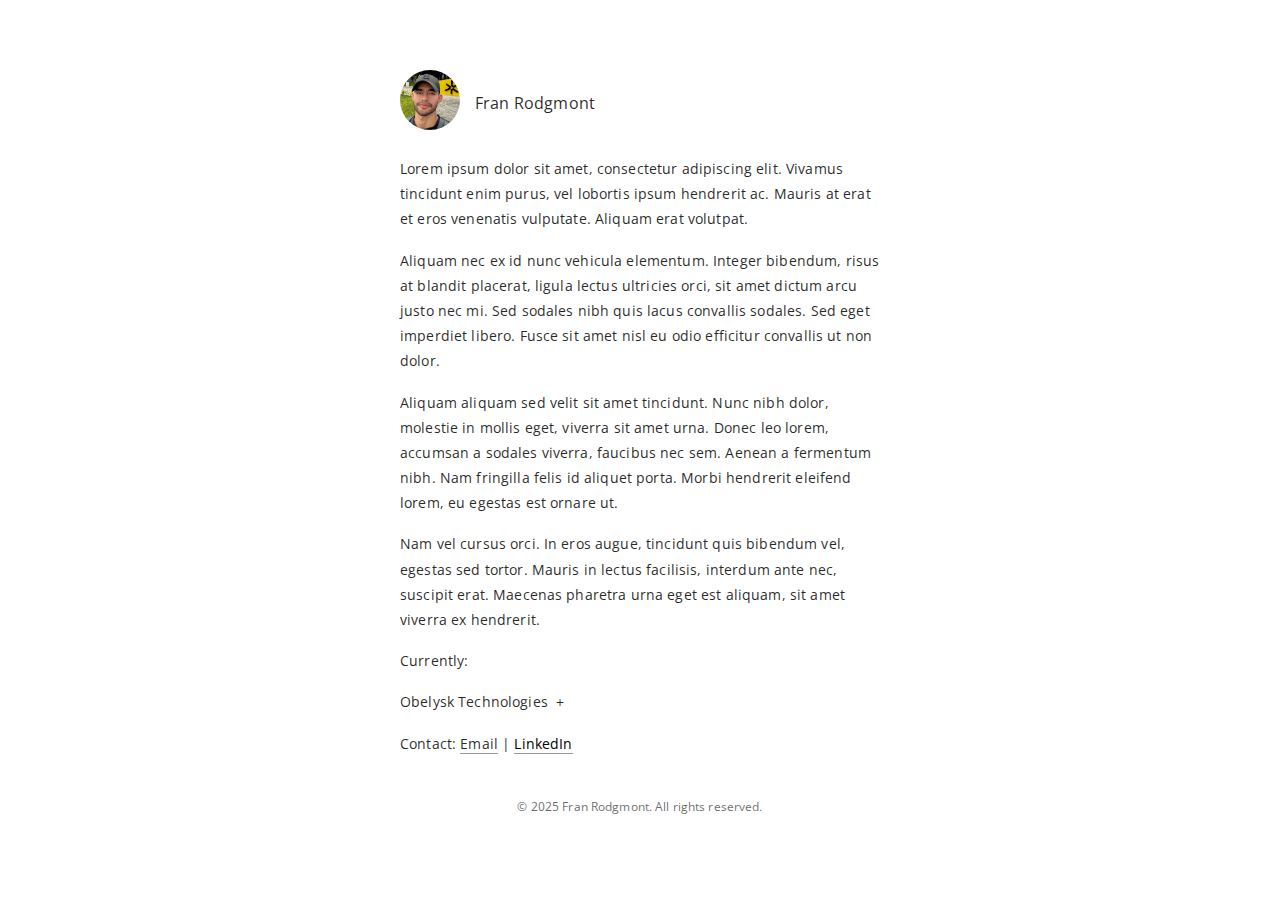
<file: index.html>
<!DOCTYPE html>
<html lang="en">
<html lang="es">

<head>
    <meta charset="UTF-8">
    <meta name="keywords" content="Fran Rodgmont, Fran, Rodgmont, Frank Rodgmont, Franrodgmont, Frankrodgmont">
    <meta name="description" content="Fran Rodgmont is an entrepreneur focused on building technology companies with global impact.">
    <meta name="viewport" content="width=device-width, initial-scale=1.0">
    <link rel="preconnect" href="https://fonts.googleapis.com">
    <link rel="preconnect" href="https://fonts.gstatic.com" crossorigin>
    <link href="https://fonts.googleapis.com/css2?family=Open+Sans:ital,wght@0,300..800;1,300..800&display=swap"
        rel="stylesheet">
    <link rel="stylesheet" href="style/style.css">
    <title>Fran Rodgmont</title>
    <link rel="shortcut icon" type="image/ppg" href="/files/icon.png" />
</head>
<body>
    <div class="container">
        <div class="header">
            <div style="position: relative;" oncontextmenu="return false;">
                <img src="/files/profile.png" alt="Fran Rodgmont" class="profile-photo" draggable="false">
                <div style="position: absolute; top: 0; left: 0; width: 100%; height: 100%;"></div>
            </div>
            <p class="header-text">Fran Rodgmont</p>
        </div>
        
        <p>Lorem ipsum dolor sit amet, consectetur adipiscing elit. Vivamus tincidunt enim purus, vel lobortis ipsum hendrerit ac. Mauris at erat et eros venenatis vulputate. Aliquam erat volutpat.</p>
        
        <p>Aliquam nec ex id nunc vehicula elementum. Integer bibendum, risus at blandit placerat, ligula lectus ultricies orci, sit amet dictum arcu justo nec mi. Sed sodales nibh quis lacus convallis sodales. Sed eget imperdiet libero. Fusce sit amet nisl eu odio efficitur convallis ut non dolor.</p>
        
        <p>Aliquam aliquam sed velit sit amet tincidunt. Nunc nibh dolor, molestie in mollis eget, viverra sit amet urna. Donec leo lorem, accumsan a sodales viverra, faucibus nec sem. Aenean a fermentum nibh. Nam fringilla felis id aliquet porta. Morbi hendrerit eleifend lorem, eu egestas est ornare ut.</p>
        
        <p>Nam vel cursus orci. In eros augue, tincidunt quis bibendum vel, egestas sed tortor. Mauris in lectus facilisis, interdum ante nec, suscipit erat. Maecenas pharetra urna eget est aliquam, sit amet viverra ex hendrerit.</p>
        
        <p>Currently:</p>
        
        <div class="dropdown">
            <div class="dropdown-header">Obelysk Technologies</div>
            <div class="dropdown-content">
                <p><a href="https://www.obelysk.tech">all you need to know</a></p>
            </div>
        </div>
        
        
        <p>Contact: <span class="email-trigger" onclick="showEmailPopup()">Email</span> | <a href="www.linkedin.com/in/rodgmont">LinkedIn</a> 
        
        <p class="footer">© 2025 Fran Rodgmont. All rights reserved.</p>
    </div>

    <!-- Email Popup -->
    <div class="email-popup-overlay" id="emailPopup" onclick="hideEmailPopup(event)">
        <div class="email-popup" onclick="event.stopPropagation()">
            <button class="email-popup-close" onclick="hideEmailPopup()">&times;</button>
            <h3>Contact</h3>
            <div class="email-item" onclick="copyEmail('rodgmont@obelysk.tech')">
                <div class="email-label">W</div>
                <div class="email-address" data-email="rodgmont@obelysk.tech"></div>
            </div>
            <div class="email-item" onclick="copyEmail('franrodgmont@gmail.com')">
                <div class="email-label">P</div>
                <div class="email-address" data-email="franrodgmont@gmail.com"></div>
            </div>
        </div>
    </div>

    <!-- Copy confirmation -->
    <div class="email-copied" id="emailCopied">Email copied to clipboard</div>

    <script>
        // JavaScript to handle dropdown functionality
        document.addEventListener('DOMContentLoaded', function() {
            const dropdowns = document.querySelectorAll('.dropdown');
            
            dropdowns.forEach(dropdown => {
                const header = dropdown.querySelector('.dropdown-header');
                
                header.addEventListener('click', () => {
                    dropdown.classList.toggle('open');
                });
            });

            // Obfuscate email addresses on load
            const emailElements = document.querySelectorAll('[data-email]');
            emailElements.forEach(element => {
                const email = element.getAttribute('data-email');
                element.textContent = email;
            });
        });

        // Email popup functions
        function showEmailPopup() {
            const popup = document.getElementById('emailPopup');
            popup.classList.add('show');
        }

        function hideEmailPopup(event) {
            if (event && event.target !== event.currentTarget) return;
            const popup = document.getElementById('emailPopup');
            popup.classList.remove('show');
        }

        function copyEmail(email) {
            navigator.clipboard.writeText(email).then(() => {
                const notification = document.getElementById('emailCopied');
                notification.classList.add('show');
                setTimeout(() => {
                    notification.classList.remove('show');
                }, 2000);
            });
        }

        // Close popup on escape key
        document.addEventListener('keydown', function(event) {
            if (event.key === 'Escape') {
                hideEmailPopup();
            }
        });
    </script>
</body>
</html>
</file>
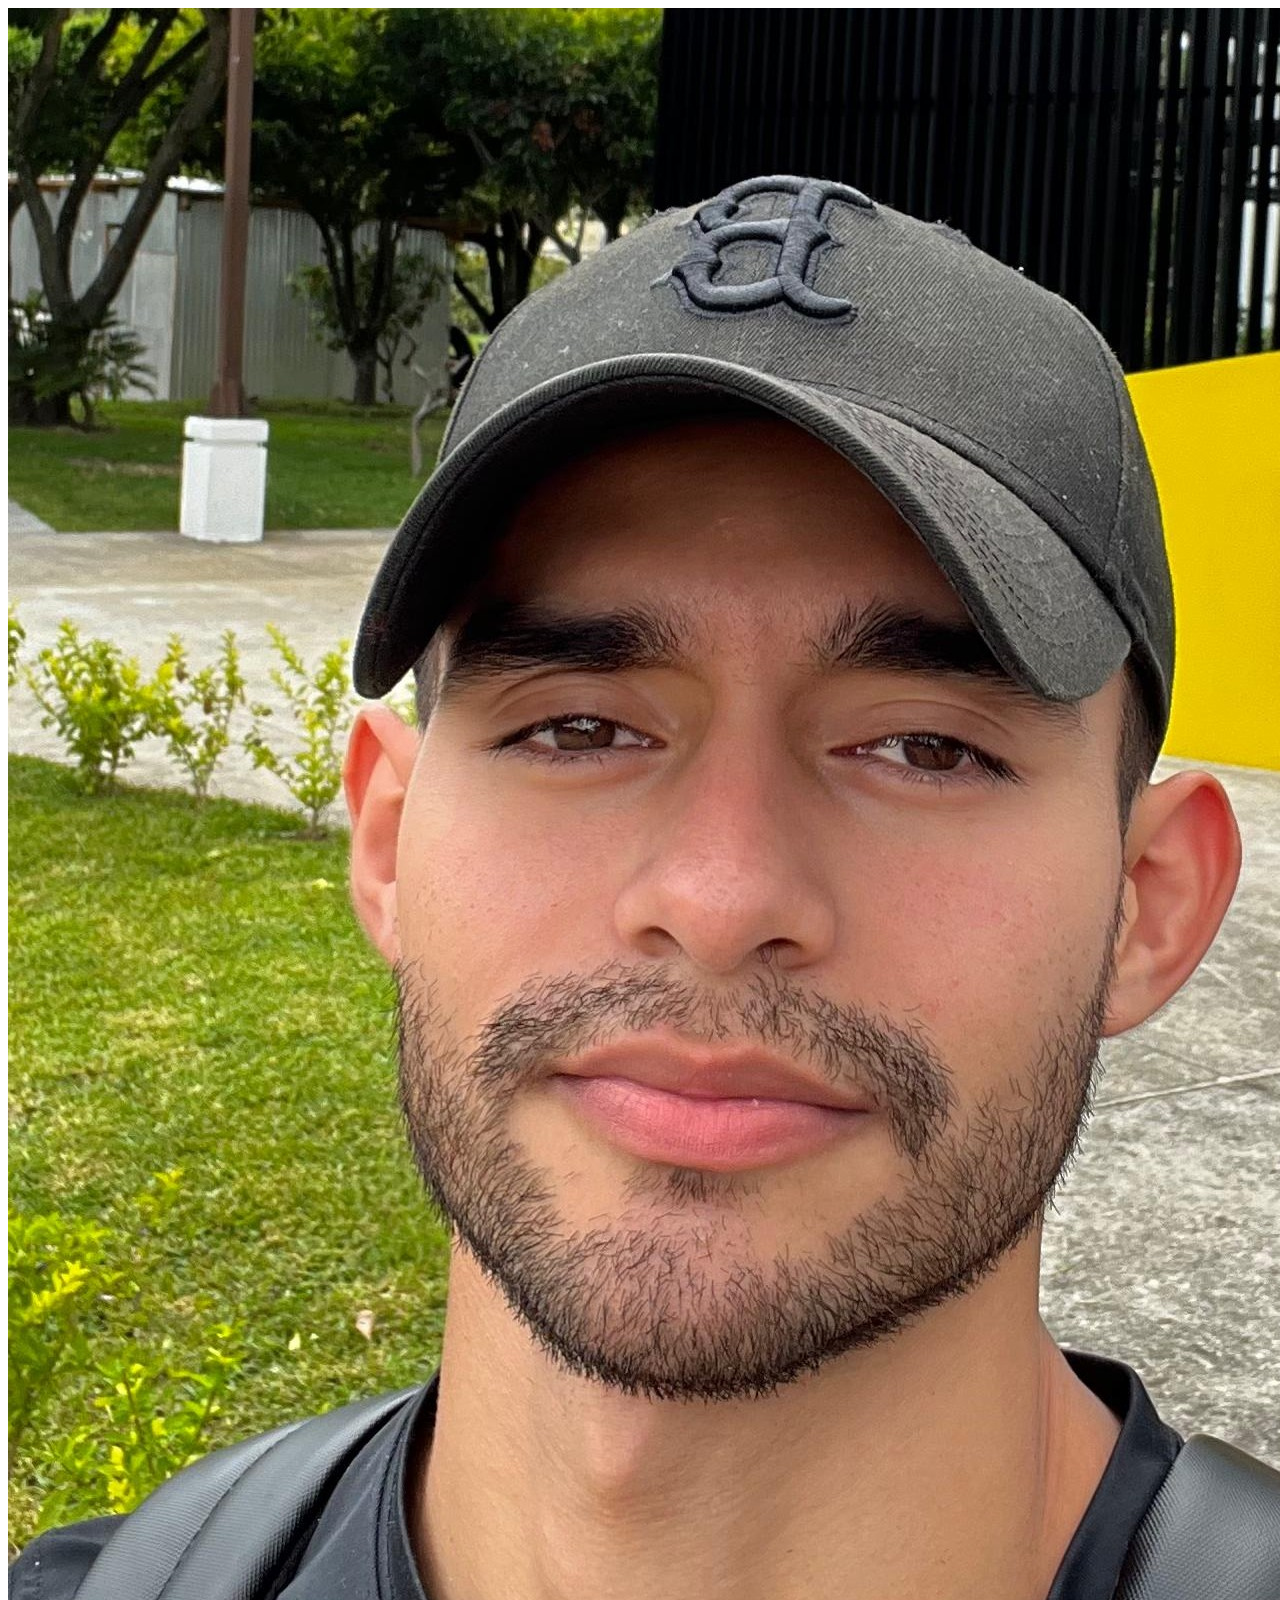
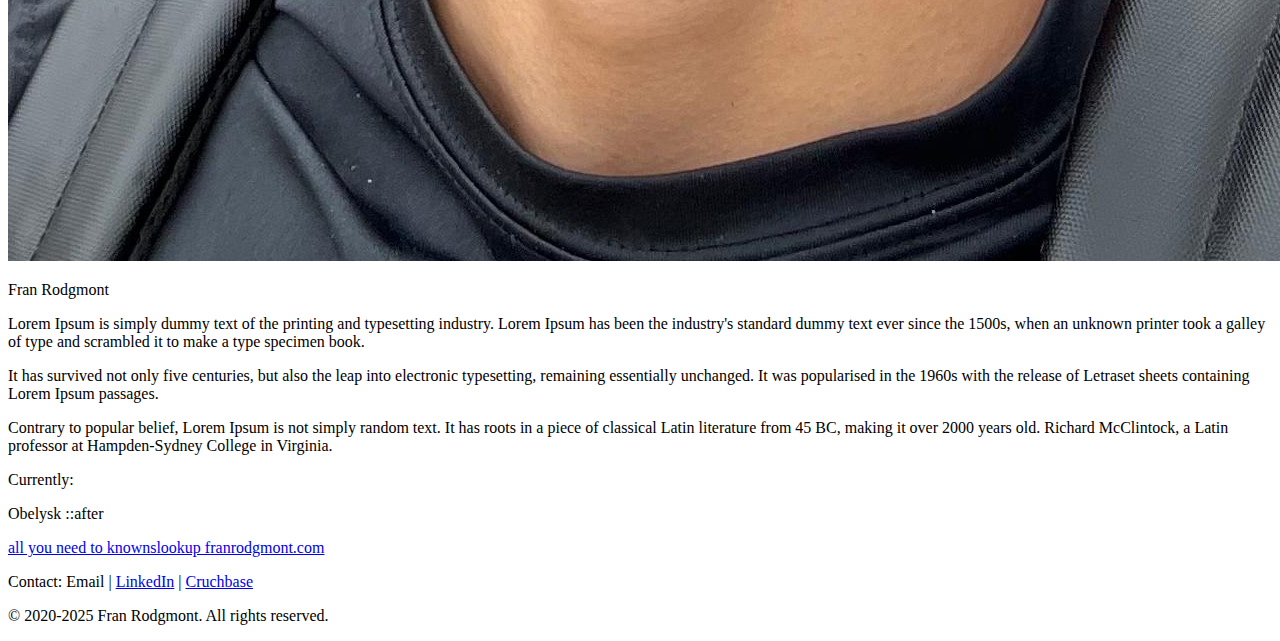
<file: Website/index.html>
<!DOCTYPE html>
<html lang="en">

<head>
    <meta charset="UTF-8">
    <meta name="keywords" content="Fran Rodgmont, Fran, Rodgmont, Frank Rodgmont, Franrodgmont, Frankrodgmont">
    <meta name="description" content="Fran Rodgmont. I am...">
    <meta name="viewport" content="width=device-width, initial-scale=1.0">
    <link rel="preconnect" href="https://fonts.googleapis.com">
    <link rel="preconnect" href="https://fonts.gstatic.com" crossorigin>
    <link href="https://fonts.googleapis.com/css2?family=EB+Garamond:wght@400;500&display=swap" rel="stylesheet">
    <title>Fran Rodgmont</title>
</head>

<body>
    <!--content-->
    <div class="container">
        <div class="header">
            <div style="position: relative;" oncontextmenu="return false">
                <img src="files/profile.png" alt="Fran Rodgmont" class="profile photo" draggable="false">
                <div style="position: absolute; top: 0; left: 0; width: 100%; height: 100%;"></div>
            </div>
            <p class="header-text">Fran Rodgmont</p>
        </div>
        <p>Lorem Ipsum is simply dummy text of the printing and typesetting industry. Lorem Ipsum has been the
            industry's standard dummy text ever since the 1500s, when an unknown printer took a galley of type and
            scrambled it to make a type specimen book.</p>
        <p>It has survived not only five centuries, but also the leap into electronic typesetting, remaining essentially
            unchanged. It was popularised in the 1960s with the release of Letraset sheets containing Lorem Ipsum
            passages.</p>
        <p>Contrary to popular belief, Lorem Ipsum is not simply random text. It has roots in a piece of classical Latin
            literature from 45 BC, making it over 2000 years old. Richard McClintock, a Latin professor at
            Hampden-Sydney College in Virginia.</p>
        <p>Currently:</p>
        <div class="dropdown open">
            <div class="dropdown-header">Obelysk ::after</div>
            <div class="dropdown-content">
                <p>
                    <a href="https://obelysk.tec">all you need to knownslookup franrodgmont.com
</a>
                </p>
            </div>
        </div>
        <p>
            Contact:
            <span class="email-trigger" onclick="showEmailPopup()">Email</span>
            |
            <a href="https://www.linkedin.com/in/rodgmont/">LinkedIn</a>
            |
            <a href="https://www.crunchbase.com/person/fran-rodgmont">Cruchbase</a>
        </p>
        <p class="footer">© 2020-2025 Fran Rodgmont. All rights reserved.</p>
    </div>
</body>

</html>
</file>
<file: style/style.css>
img {
    -webkit-user-drag: none;
    -khtml-user-drag: none;
    -moz-user-drag: none;
    -o-user-drag: none;
    user-drag: none;
}
html {
    font-size: 16px;
}
body {
    background-color: #ffffff;
    color: rgba(0, 0, 0, 0.85);
    font-family: 'Open Sans', serif;
    font-weight: 400;
    margin: 0;
    padding: 0;
    min-height: 100%;
    box-sizing: border-box;
    font-size: 16px;
    line-height: 1.5;
    overflow: auto;
    position: relative;
}
.container {
    background-color: #ffffff;
    max-width: 480px;
    width: 80%;
    padding: 25px 40px;
    margin: 5vh auto;
    position: relative;
    top: auto;
    left: auto;
    transform: none;
    box-shadow: none;
}
a {
    color: #000000;
    text-decoration: none;
    border-bottom: 0.5px solid rgba(0, 0, 0, 0.4);
    padding-bottom: 0px;
    transition: all 0.3s ease;
}
a:hover {
    border-color: rgba(0, 0, 0, 0.9);
    text-decoration: none;
}
p {
    margin: 16px 0;
    font-size: 14px;
    letter-spacing: 0.01em;
    line-height: 1.8;
}
p:first-child {
    margin-top: 0;
}
p:last-child {
    margin-bottom: 0;
}

/* Dropdown styles */
.dropdown {
    margin: 16px 0;
    font-size: 14px;
    letter-spacing: 0.01em;
    line-height: 1.8;
}

.dropdown-header {
    display: flex;
    align-items: center;
    cursor: pointer;
    user-select: none;
    width: 100%;
}

.dropdown-header::after {
    content: '+';
    margin-left: 8px;
    font-size: 14px;
    transition: transform 0.3s ease;
}

.dropdown.open .dropdown-header::after {
    transform: rotate(45deg);
}

.dropdown-content {
    max-height: 0;
    overflow: hidden;
    transition: max-height 0.3s ease;
    opacity: 0.8;
}

.dropdown.open .dropdown-content {
    max-height: 400px;
}

/* New styles for the header with photo */
.header {
    display: flex;
    align-items: center;
    margin-bottom: 20px;
}

.profile-photo {
    width: 60px;
    height: 60px;
    border-radius: 50%;
    margin-right: 15px;
    object-fit: cover;
    pointer-events: none;
    -webkit-touch-callout: none;
    -webkit-user-select: none;
    -khtml-user-select: none;
    -moz-user-select: none;
    -ms-user-select: none;
    user-select: none;
}

.header-text {
    margin: 0;
    font-size: 16px;
    font-weight: 400;
}

/* Song box styles */
.song-box {
    border: 0.5px solid rgba(0, 0, 0, 0.2);
    background-color: rgba(255, 255, 255, 0.3);
    padding: 8px 10px;
    margin: 16px 0;
    border-radius: 6px;
    display: flex;
    align-items: center;
    transition: border-color 0.3s ease, background-color 0.3s ease;
}

.song-box:hover {
    border-color: rgba(0, 0, 0, 0.4);
    background-color: rgba(255, 255, 255, 0.5);
}

.album-art {
    width: 35px;
    height: 35px;
    border-radius: 3px;
    margin-right: 10px;
    object-fit: cover;
    flex-shrink: 0;
    pointer-events: none;
    -webkit-touch-callout: none;
    -webkit-user-select: none;
    -khtml-user-select: none;
    -moz-user-select: none;
    -ms-user-select: none;
    user-select: none;
}

.song-info {
    flex: 1;
    min-width: 0;
}

.song-title {
    font-size: 13px;
    font-weight: 500;
    margin: 0 0 2px 0;
    color: rgba(0, 0, 0, 0.9);
}

.song-artist {
    font-size: 12px;
    margin: 0;
    color: rgba(0, 0, 0, 0.7);
    opacity: 0.8;
}

.song-box a {
    border: none;
    color: inherit;
    text-decoration: none;
    display: flex;
    align-items: center;
    width: 100%;
}

.song-box a:hover {
    border: none;
}

/* Text Play Button */
.text-play {
    font-size: 12px;
    color: rgba(0, 0, 0, 0.6);
    margin-left: 10px;
    flex-shrink: 0;
    padding: 4px 8px;
    border: 0.5px solid rgba(0, 0, 0, 0.2);
    border-radius: 12px;
    transition: all 0.3s ease;
}

.text-play:hover {
    color: rgba(0, 0, 0, 0.8);
    border-color: rgba(0, 0, 0, 0.4);
    background-color: rgba(255, 255, 255, 0.5);
}

/* Email popup styles */
.email-trigger {
    cursor: pointer;
    border-bottom: 0.5px solid rgba(0, 0, 0, 0.4);
    padding-bottom: 0px;
    transition: all 0.3s ease;
}

.email-trigger:hover {
    border-color: rgba(0, 0, 0, 0.9);
}

.email-popup-overlay {
    position: fixed;
    top: 0;
    left: 0;
    width: 100%;
    height: 100%;
    background-color: rgba(0, 0, 0, 0.4);
    display: flex;
    justify-content: center;
    align-items: center;
    z-index: 1000;
    opacity: 0;
    visibility: hidden;
    transition: opacity 0.3s ease, visibility 0.3s ease;
    backdrop-filter: blur(2px);
}

.email-popup-overlay.show {
    opacity: 1;
    visibility: visible;
}

.email-popup {
    background-color: #f8f7f3;
    border: 0.5px solid rgba(0, 0, 0, 0.2);
    border-radius: 8px;
    padding: 25px 30px;
    max-width: 400px;
    width: 85%;
    position: relative;
    transform: scale(0.8);
    transition: transform 0.3s ease;
    box-shadow: 0 8px 32px rgba(0, 0, 0, 0.12);
}

.email-popup-overlay.show .email-popup {
    transform: scale(1);
}

.email-popup h3 {
    margin: 0 0 16px 0;
    font-size: 16px;
    font-weight: 500;
    color: rgba(0, 0, 0, 0.9);
    font-family: 'EB Garamond', serif;
}

.email-item {
    margin: 12px 0;
    padding: 10px 12px;
    border: 0.5px solid rgba(0, 0, 0, 0.15);
    border-radius: 6px;
    background-color: rgba(255, 255, 255, 0.3);
    transition: all 0.3s ease;
    cursor: pointer;
    user-select: none;
}co

.email-item:hover {
    border-color: rgba(0, 0, 0, 0.3);
    background-color: rgba(255, 255, 255, 0.5);
}

.email-label {
    font-size: 12px;
    color: rgba(0, 0, 0, 0.7);
    margin-bottom: 4px;
    text-transform: uppercase;
    letter-spacing: 0.02em;
}

.email-address {
    font-size: 14px;
    color: rgba(0, 0, 0, 0.9);
    font-family: 'EB Garamond', serif;
    letter-spacing: 0.01em;
}

.email-popup-close {
    position: absolute;
    top: 8px;
    right: 12px;
    background: none;
    border: none;
    font-size: 18px;
    cursor: pointer;
    color: rgba(0, 0, 0, 0.6);
    transition: color 0.3s ease;
    padding: 8px;
    line-height: 1;
}

.email-popup-close:hover {
    color: rgba(0, 0, 0, 0.9);
}

.email-copied {
    position: fixed;
    top: 20px;
    right: 20px;
    background-color: rgba(0, 0, 0, 0.8);
    color: white;
    padding: 8px 16px;
    border-radius: 4px;
    font-size: 13px;
    z-index: 1001;
    opacity: 0;
    transform: translateY(-10px);
    transition: opacity 0.3s ease, transform 0.3s ease;
}

.email-copied.show {
    opacity: 1;
    transform: translateY(0);
}

.footer {
    margin-top: 40px;
    opacity: 0.7;
    font-size: 12px;
    text-align: center;
}

/* Add responsive adjustments for mobile */
@media (max-width: 600px) {
    .container {
        width: 70%;
        max-width: 400px;
        padding: 22px 30px;
        margin: 4vh auto;
    }
    
    .profile-photo {
        width: 60px;
        height: 60px;
        margin-right: 12px;
    }
    
    .song-box {
        padding: 8px 10px;
    }
    
    .album-art {
        width: 32px;
        height: 32px;
        margin-right: 8px;
    }
    
    .song-title {
        font-size: 12px;
    }
    
    .song-artist {
        font-size: 11px;
    }
    
    .text-play {
        font-size: 11px;
        padding: 3px 6px;
    }
    
    .email-popup {
        padding: 20px 25px;
        width: 80%;
        max-width: 320px;
    }
}
</file>
